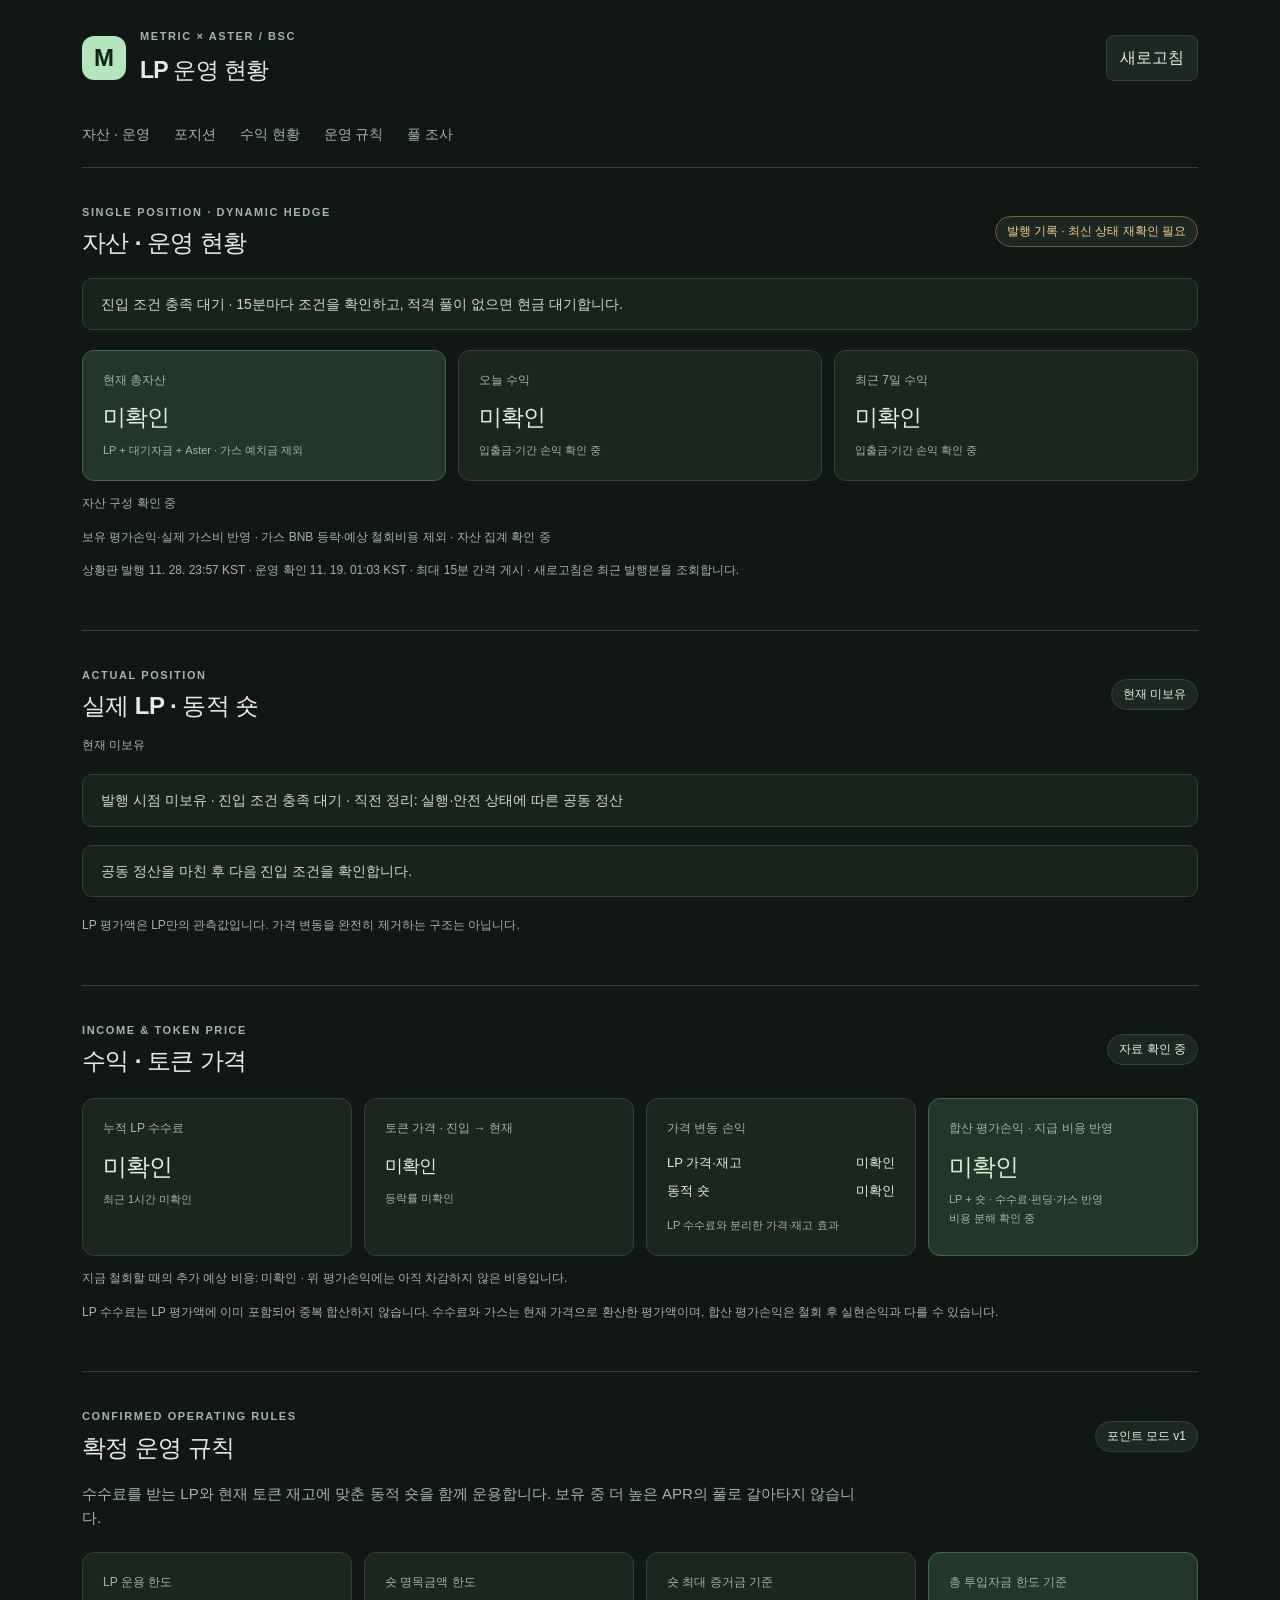
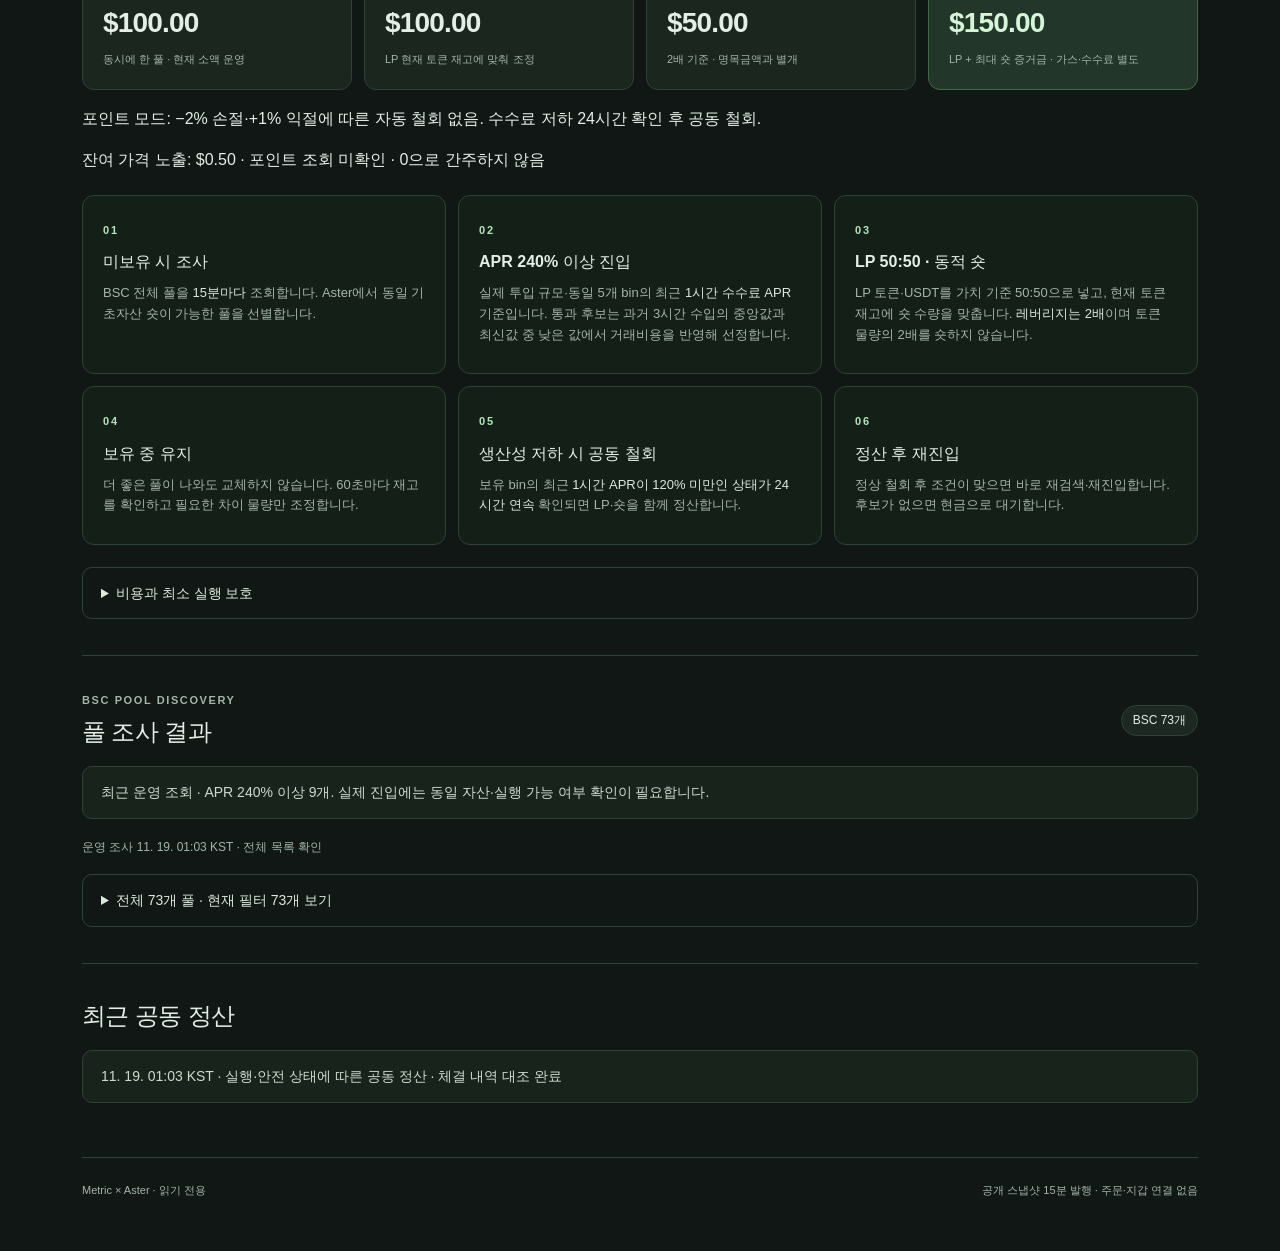
<file: index.html>
<!doctype html>
<html lang="ko"><head><meta charset="utf-8"><meta name="viewport" content="width=device-width,initial-scale=1"><meta name="color-scheme" content="dark"><meta name="theme-color" content="#101714"><meta name="robots" content="noindex,nofollow,noarchive"><meta name="description" content="BSC Metric LP와 Aster 동적 숏의 최소 규칙 자동운영 현황"><title>LP 운영 현황 · Metric × Aster</title><link rel="stylesheet" href="./styles.css"><script src="./app.js" defer></script></head>
<body><a class="skip" href="#main">본문으로 건너뛰기</a><div class="shell">
<header><div class="brand"><span class="mark" aria-hidden="true">M</span><div><p class="eyebrow">METRIC × ASTER / BSC</p><h1>LP 운영 현황</h1></div></div><button id="refresh" type="button">새로고침</button></header>
<nav aria-label="상황판 탐색"><a href="#overview">자산 · 운영</a><a href="#position">포지션</a><a href="#profit">수익 현황</a><a href="#rules">운영 규칙</a><a href="#pools">풀 조사</a></nav>
<main id="main"><div id="load-state" role="status">운영 스냅샷을 불러오는 중입니다.</div>
<section id="overview" aria-labelledby="overview-title"><div class="section-title"><div><p class="eyebrow">SINGLE POSITION · DYNAMIC HEDGE</p><h2 id="overview-title">자산 · 운영 현황</h2></div><span id="run-badge" class="badge">확인 중</span></div>
<div id="runtime-note" class="status-box" role="status">현재 운영 상태 확인 중</div>
<div class="grid asset-grid" aria-label="전략 자산 및 기간 수익"><article class="card accent"><span>현재 총자산</span><strong id="assets-total">미확인</strong><small>LP + 대기자금 + Aster · 가스 예치금 제외</small></article><article class="card"><span>오늘 수익</span><strong id="assets-day">미확인</strong><small id="assets-day-period">한국시간 00시 기준</small></article><article class="card"><span>최근 7일 수익</span><strong id="assets-week">미확인</strong><small id="assets-week-period">현재부터 최근 7일</small></article></div><p id="assets-components" class="meta">자산 구성 확인 중</p><p id="assets-note" class="meta">보유 평가손익·실제 가스비 반영 · 가스 BNB 등락·예상 철회비용 제외 · 집계 확인 중</p>
<p class="meta" id="freshness">발행 시각 확인 중</p></section>
<section id="position" aria-labelledby="position-title"><div class="section-title"><div><p class="eyebrow">ACTUAL POSITION</p><h2 id="position-title">실제 LP · 동적 숏</h2></div><span id="position-pair" class="tag">—</span></div><p class="meta" id="position-elapsed">진입 경과시간 확인 중</p><div id="position-empty" class="status-box" hidden>현재 포지션 없음 · 진입 조건 충족 대기</div><div class="grid position-grid" id="position-values"><article class="card"><span>LP 진입 평가액</span><strong id="position-entry">—</strong><small id="position-time">—</small></article><article class="card"><span>LP 최근 관측 평가액</span><strong id="position-nav">—</strong><small id="position-nav-at">—</small></article><article class="card"><span>유지 중인 숏 수량</span><strong id="position-short">—</strong><small>현재 재고에 맞춰 조정 · 2배 레버리지</small></article><article class="card"><span>보유 1시간 수수료 APR</span><strong id="position-apr">—</strong><small id="position-fee-at">—</small></article></div><div class="status-box" id="exit-status">—</div><p class="meta">LP 평가액은 LP만의 관측값입니다. 가격 변동을 완전히 제거하는 구조는 아닙니다.</p></section>
<section id="profit" aria-labelledby="profit-title"><div class="section-title"><div><p class="eyebrow">INCOME &amp; TOKEN PRICE</p><h2 id="profit-title">수익 · 토큰 가격</h2></div><span id="profit-at" class="tag">조회 대기</span></div><div class="grid profit-grid"><article class="card"><span>누적 LP 수수료</span><strong id="profit-fees">—</strong><small id="profit-hour">최근 1시간 증가액 확인 중</small></article><article class="card"><span>토큰 가격 · 진입 → 현재</span><strong id="profit-price">—</strong><small id="profit-price-change">—</small></article><article class="card"><span>가격 변동 손익</span><div class="pnl-lines"><p>LP 가격·재고 <b id="profit-lp-price">—</b></p><p>동적 숏 <b id="profit-short">—</b></p></div><small>LP 수수료와 분리한 가격·재고 효과</small></article><article class="card accent"><span>합산 평가손익 · 지급 비용 반영</span><strong id="profit-net">—</strong><small>LP + 숏 · 수수료·펀딩·가스 반영</small><small id="profit-costs">비용 분해 확인 중</small></article></div><p id="profit-exit" class="meta">지금 철회할 때의 추가 예상 비용: 미확인</p><p class="meta">LP 수수료는 LP 평가액에 이미 포함되어 중복 합산하지 않습니다. 수수료와 가스는 현재 가격으로 환산한 평가액이며, 합산 평가손익은 철회 후 실현손익과 다를 수 있습니다.</p></section>
<section id="rules" aria-labelledby="rules-title"><div class="section-title"><div><p class="eyebrow">CONFIRMED OPERATING RULES</p><h2 id="rules-title">확정 운영 규칙</h2></div><span class="tag" id="policy-version">최소 운영</span></div>
<p class="intro">수수료를 받는 LP와 현재 토큰 재고에 맞춘 동적 숏을 함께 운용합니다. 보유 중 더 높은 APR의 풀로 갈아타지 않습니다.</p>
<div class="grid capital"><article class="card"><span>LP 운용 한도</span><strong id="cap-lp">—</strong><small>동시에 한 풀 · 현재 소액 운영</small></article><article class="card"><span>숏 명목금액 한도</span><strong id="cap-short">—</strong><small>LP 현재 토큰 재고에 맞춰 조정</small></article><article class="card"><span>숏 최대 증거금 기준</span><strong id="cap-margin">—</strong><small>2배 기준 · 명목금액과 별개</small></article><article class="card accent"><span>총 투입자금 한도 기준</span><strong id="cap-total">—</strong><small>LP + 최대 숏 증거금 · 가스·수수료 별도</small></article></div>
<p>포인트 모드: −2% 손절·+1% 익절에 따른 자동 철회 없음. 수수료 저하 24시간 확인 후 공동 철회.</p><p>잔여 가격 노출: <span id="hedge-residual">미관측</span> · <span id="points-status">계정 포인트 조회 상태 확인 중</span></p><ol class="rule-grid"><li><span class="step">01</span><h3>미보유 시 조사</h3><p>BSC 전체 풀을 <b>15분마다</b> 조회합니다. Aster에서 동일 기초자산 숏이 가능한 풀을 선별합니다.</p></li><li><span class="step">02</span><h3>APR 240% 이상 진입</h3><p>실제 투입 규모·동일 5개 bin의 최근 <b>1시간 수수료 APR</b> 기준입니다. 통과 후보는 과거 3시간 수입의 중앙값과 최신값 중 낮은 값에서 거래비용을 반영해 선정합니다.</p></li><li><span class="step">03</span><h3>LP 50:50 · 동적 숏</h3><p>LP 토큰·USDT를 가치 기준 50:50으로 넣고, 현재 토큰 재고에 숏 수량을 맞춥니다. <b>레버리지는 2배</b>이며 토큰 물량의 2배를 숏하지 않습니다.</p></li><li><span class="step">04</span><h3>보유 중 유지</h3><p>더 좋은 풀이 나와도 교체하지 않습니다. 60초마다 재고를 확인하고 필요한 차이 물량만 조정합니다.</p></li><li><span class="step">05</span><h3>생산성 저하 시 공동 철회</h3><p>보유 bin의 최근 <b>1시간 APR이 120% 미만인 상태가 24시간 연속</b> 확인되면 LP·숏을 함께 정산합니다.</p></li><li><span class="step">06</span><h3>정산 후 재진입</h3><p>정상 철회 후 조건이 맞으면 바로 재검색·재진입합니다. 후보가 없으면 현금으로 대기합니다.</p></li></ol>
<details class="plain-details"><summary>비용과 최소 실행 보호</summary><p>가스·LP 스왑·Aster 수수료·슬리피지·펀딩은 실제 비용으로 집계합니다. 비용은 후보 순위에 반영하되 별도 수익 진입 문턱을 추가하지 않습니다.</p><p>등급·관리자 배지·고정 달러 유보·작은 명목 손실로 차단하지 않습니다. 실제 잔고·증거금·가스·주문 단위, 동일 자산·계약·피드, 중복 주문 방지·부분 실패 복구는 유지합니다. Aster와 DEX 가격 한도는 0.5%입니다.</p><p>일시적인 통계 조회 실패는 0수익으로 보지 않습니다. 실제 위험·진입 실패 복구 후에는 15분 재시도 간격을 지킵니다. APR은 LP 자본 기준의 과거 수수료율이며, 총자산 기준 확정 수익률은 아닙니다.</p></details></section>
<section id="pools" aria-labelledby="pools-title"><div class="section-title"><div><p class="eyebrow">BSC POOL DISCOVERY</p><h2 id="pools-title">풀 조사 결과</h2></div><span id="pool-count" class="tag">—</span></div><p id="scan-note" class="status-box">조사 기록 확인 중</p><p class="meta" id="scan-at">—</p><details id="pool-details" class="plain-details"><summary id="pool-summary">전체 풀 보기</summary><div class="filters"><label>풀 검색<input id="pool-search" type="search" placeholder="예: WBNB, BNCB" autocomplete="off"></label><label>판정<select id="pool-filter"><option value="all">전체</option><option value="fee_pass">APR 240% 이상</option><option value="below_apr">APR 미달</option><option value="unverified">자료 확인 대기</option><option value="excluded">실행 조건 미충족</option></select></label></div><div class="table-wrap"><table><caption class="sr-only">BSC 풀별 수수료와 실행 조건 조사 결과</caption><thead><tr><th>풀</th><th>Aster 숏</th><th>최근 1h APR</th><th>지속 APR</th><th>판정</th></tr></thead><tbody id="pool-rows"></tbody></table></div><p id="pool-empty" hidden>조건에 맞는 풀이 없습니다.</p></details></section>
<section id="activity" aria-labelledby="activity-title"><div class="section-title"><h2 id="activity-title">최근 공동 정산</h2></div><p id="last-settlement" class="status-box">정산 기록 확인 중</p></section>
</main><footer><span>Metric × Aster · 읽기 전용</span><span>공개 스냅샷 15분 발행 · 주문·지갑 연결 없음</span></footer></div></body></html>
</file>
<file: styles.css>
:root{font-family:Inter,Pretendard,-apple-system,BlinkMacSystemFont,"Segoe UI",sans-serif;color:#e4eee7;background:#101714;font-synthesis:none;line-height:1.6;color-scheme:dark;--muted:#a4b5a9;--line:#304138;--accent:#b4e5bc}*{box-sizing:border-box}body{margin:0}a{color:inherit}button,input,select{font:inherit}button,input,select{border:1px solid var(--line);border-radius:8px;background:#1c2821;color:inherit;padding:9px 13px}button{cursor:pointer}button:hover{background:#2b3e30}button:disabled{cursor:wait;opacity:.65}:focus-visible{outline:2px solid var(--accent);outline-offset:4px}.shell{max-width:1180px;margin:auto;padding:28px 32px}header{display:flex;align-items:center;justify-content:space-between;gap:20px;padding-bottom:22px}.brand{display:flex;gap:14px;align-items:center}.mark{width:44px;height:44px;display:grid;place-items:center;background:#b4e5bc;color:#132319;border-radius:12px;font-size:24px;font-weight:700}.eyebrow{font-size:11px;letter-spacing:1.6px;color:var(--muted);font-weight:600;margin:0 0 6px}h1{font-size:23px;letter-spacing:-.7px;margin:0}h2{font-size:24px;letter-spacing:-.6px;line-height:1.35;margin:0}h3{font-size:16px;margin:8px 0}nav{display:flex;flex-wrap:wrap;gap:8px 24px;border-bottom:1px solid var(--line);padding:8px 0 16px}nav a{text-decoration:none;color:var(--muted);font-size:14px;padding:5px 0}nav a:hover{color:var(--accent)}section{padding:36px 0;border-bottom:1px solid var(--line);scroll-margin-top:18px}.section-title{display:flex;align-items:center;justify-content:space-between;gap:14px;flex-wrap:wrap}.intro{color:var(--muted);max-width:780px;margin:18px 0 22px;font-size:15px}.badge,.tag{border:1px solid var(--line);padding:5px 11px;border-radius:100px;font-size:12px;background:#1c2821}.badge.live{color:var(--accent);border-color:#466b4c}.badge.stale{color:#f1cb8e;border-color:#755d38}.status-box{padding:14px 18px;border:1px solid var(--line);border-radius:10px;background:#18231c;font-size:14px;margin:18px 0;color:#ccdacd}.grid{display:grid;grid-template-columns:repeat(4,minmax(0,1fr));gap:12px;margin:20px 0 12px}.card{background:#1a261e;border:1px solid var(--line);border-radius:12px;padding:20px;min-width:0}.card span{display:block;font-size:12px;color:var(--muted)}.card strong{display:block;font-size:28px;line-height:1.3;margin:13px 0 8px;font-weight:600;letter-spacing:-.8px;overflow-wrap:anywhere}.card small{display:block;color:var(--muted);font-size:11px;line-height:1.7}.accent{background:#22372a;border-color:#42684a}.accent strong{color:#d4f5d7}.meta{font-size:12px;color:var(--muted);line-height:1.8}.rule-grid{list-style:none;padding:0;display:grid;grid-template-columns:repeat(3,minmax(0,1fr));gap:12px;margin:22px 0}.rule-grid li{padding:20px;border:1px solid var(--line);border-radius:12px;background:#141f18}.step{font-size:11px;color:var(--accent);letter-spacing:2px;font-weight:700}.rule-grid p{font-size:13px;color:var(--muted);margin:8px 0}.rule-grid b{color:#dbe9dd;font-weight:500}.plain-details{border:1px solid var(--line);border-radius:10px;padding:14px 18px;margin-top:16px}.plain-details summary{cursor:pointer;font-size:14px;color:#dbe9dd}.plain-details p{font-size:13px;color:var(--muted)}.filters{display:flex;gap:16px;margin:20px 0}.filters label{display:grid;gap:6px;font-size:12px;color:var(--muted);flex:1;min-width:0}.filters input,.filters select{width:100%;min-width:0}.table-wrap{overflow:auto;width:100%;max-height:540px}table{border-collapse:collapse;text-align:left;width:100%;font-size:13px;min-width:560px}th,td{padding:12px;border-bottom:1px solid var(--line);vertical-align:top}th{font-size:12px;color:var(--muted);font-weight:500;background:#18231c;position:sticky;top:0}td:last-child{max-width:330px;color:var(--muted)}footer{display:flex;justify-content:space-between;gap:10px;flex-wrap:wrap;color:var(--muted);font-size:11px;padding:24px 0}.skip,.sr-only{position:absolute;width:1px;height:1px;overflow:hidden;clip:rect(0,0,0,0)}.skip:focus{position:fixed;top:8px;left:8px;clip:auto;width:auto;height:auto;background:#263b2d;padding:12px;z-index:10}[hidden]{display:none!important}#load-state{color:var(--muted);font-size:13px;padding-top:16px}#load-state:empty{display:none}@media(max-width:850px){.grid{grid-template-columns:repeat(2,minmax(0,1fr))}.rule-grid{grid-template-columns:repeat(2,minmax(0,1fr))}}@media(max-width:520px){.shell{padding:20px 16px}header{gap:10px}.mark{width:36px;height:36px}h1{font-size:19px}h2{font-size:21px}.eyebrow{font-size:9px;letter-spacing:1.1px}.brand{gap:9px}button{font-size:12px;padding:8px 10px}nav{gap:8px 20px}nav a{font-size:12px}section{padding:28px 0}.card{padding:15px}.card strong{font-size:23px}.grid{gap:9px}.card span{font-size:11px}.rule-grid{grid-template-columns:1fr}.rule-grid li{padding:16px}.filters{flex-direction:column}.section-title{gap:10px}.status-box{padding:12px 14px}.plain-details{padding:12px}.intro{font-size:14px}}@media(prefers-reduced-motion:reduce){*{scroll-behavior:auto!important}}

.profit-grid strong{font-size:24px}.profit-grid #profit-price{font-size:18px;line-height:1.7}.pnl-lines{font-size:13px;padding:8px 0}.pnl-lines p{display:flex;justify-content:space-between;gap:8px;flex-wrap:wrap;margin:7px 0}.pnl-lines b{font-weight:500}.positive{color:#b4e5bc}.negative{color:#edada5}.neutral{color:inherit}@media(max-width:520px){.profit-grid strong{font-size:21px}.profit-grid #profit-price{font-size:16px}.pnl-lines{font-size:12px}}

.asset-grid{grid-template-columns:repeat(3,minmax(0,1fr))}.asset-grid strong{font-size:23px}.asset-grid .card strong{color:inherit}@media(max-width:650px){.asset-grid{grid-template-columns:1fr}.asset-grid strong{font-size:25px}}
</file>
